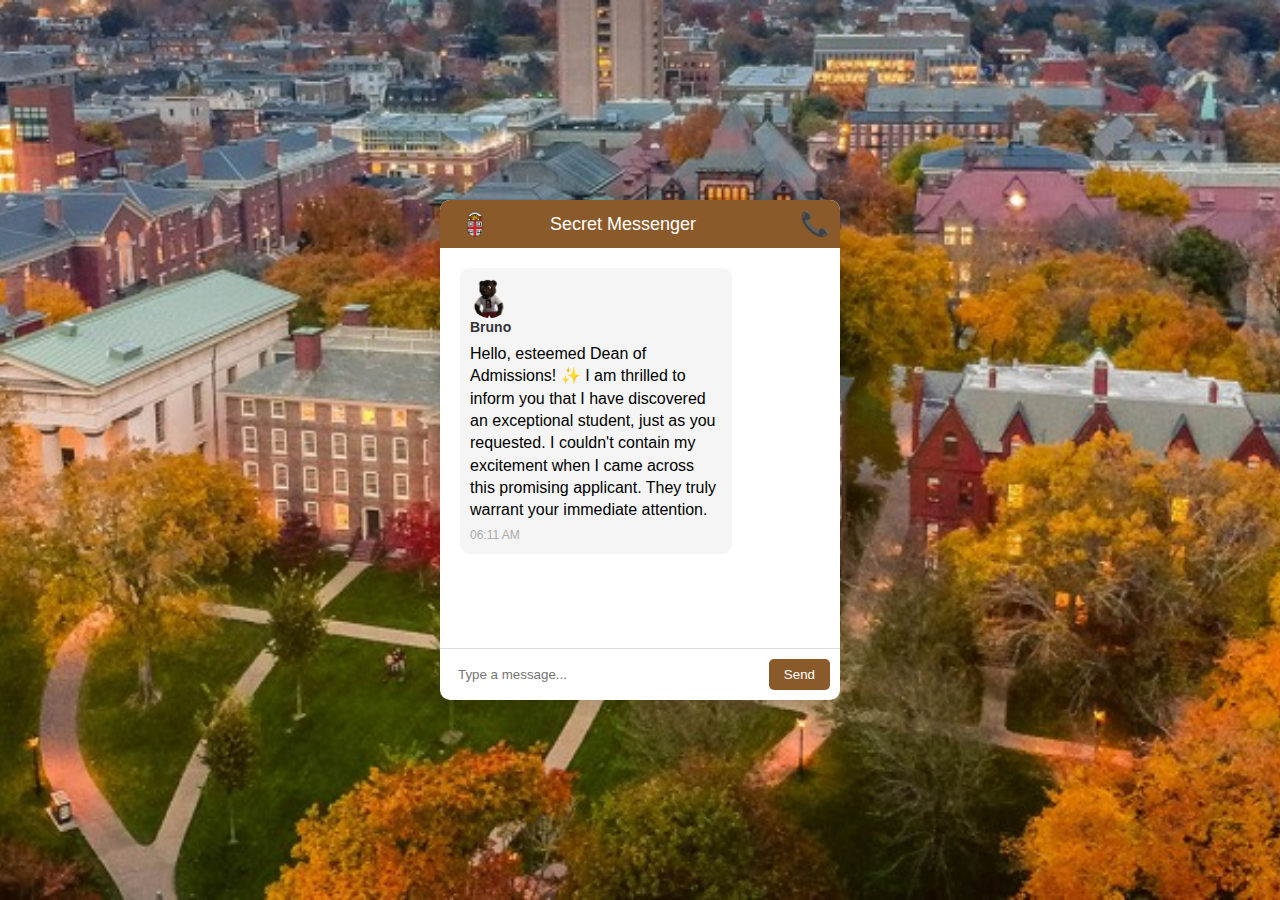
<file: chat.html>
<!DOCTYPE html>
<html lang="en">

<head>
    <meta charset="UTF-8">
    <meta name="viewport" content="width=device-width, initial-scale=1.0">
    <link rel="stylesheet" href="styles.css">
    <title>Secret Messenger</title>
</head>

<body>
    <div class="messenger">
        <div class="conversation-box">
            <div class="title-bar">
                <img src="Brown-University-Logo.png" alt="Secret Messenger Logo" class="logo">
                <span class="audio-icon">📞</span>
                Secret Messenger 
            </div>
            <div class="conversation" id="conversation"></div>
            <div class="message-input">
                <input type="text" placeholder="Type a message...">
                <button onclick="sendMessage()">Send</button>
            </div>
        </div>
        <div class="sidebar">
            <div class="sidebar-options">
                <div class="sidebar-option">
                    <div class="sidebar-icon phone-icon"></div>
                    <div class="sidebar-label">Phone</div>
                </div>
            </div>
        </div>
    </div>
    <script src="script.js"></script>
</body>

</html>
</file>
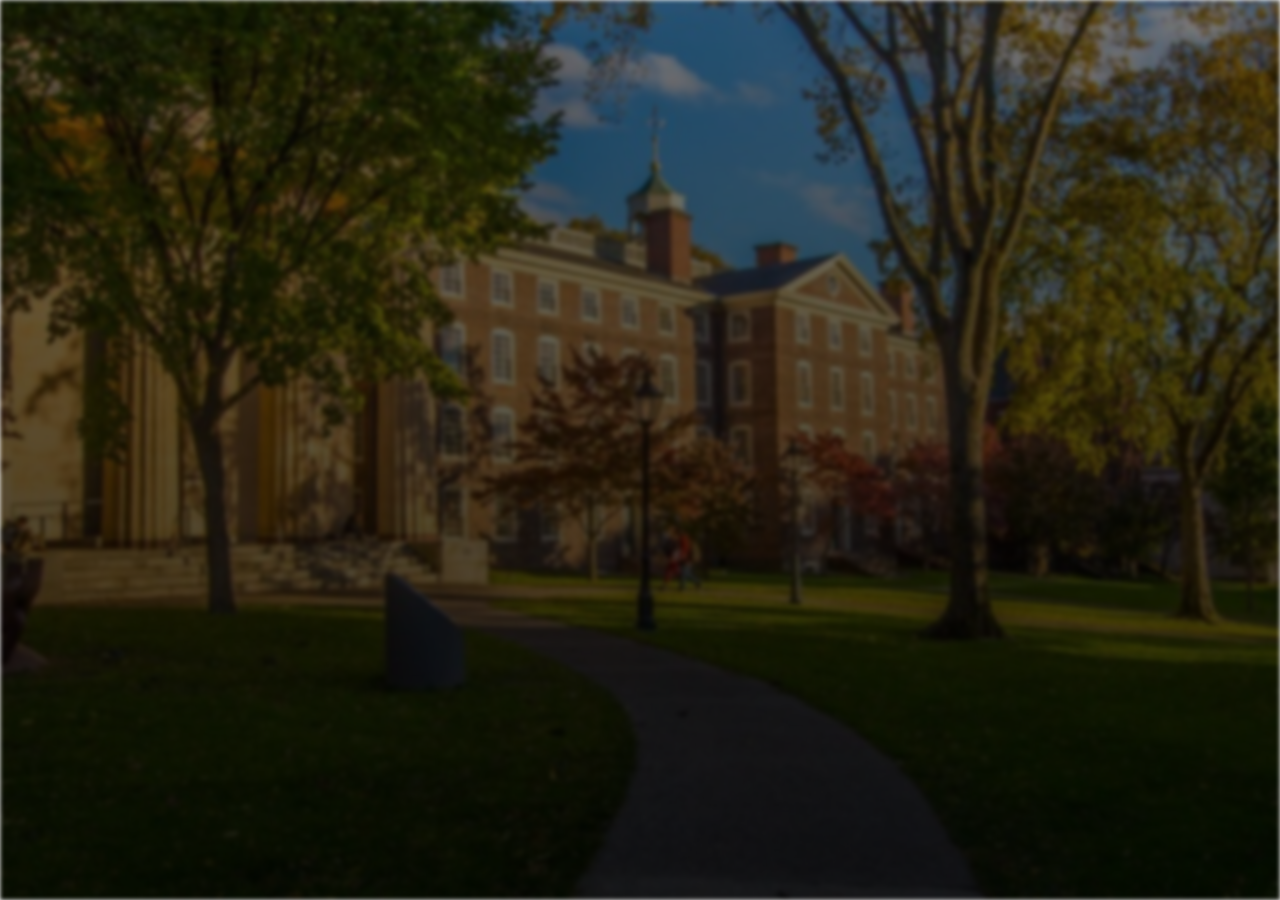
<file: ending.html>
<!DOCTYPE html>
<html lang="en">
<head>
  <meta charset="UTF-8">
  <meta name="viewport" content="width=device-width, initial-scale=1.0">
  <link rel="stylesheet" href="ending.css">
  <link rel="stylesheet" href="https://fonts.googleapis.com/css2?family=Montserrat:wght@400;700&display=swap">
  <title>Ending</title>
</head>
<body>
  <div class="background"></div>
  <div class="content">
    <p class="text" id="loveForBruno">
      My love for Brown is like diving into a rabbit hole of research: You start with one question and emerge hours later with a mind full of unexpected connections and fascinating theories.
    </p>
    <p class="text" id="invitationText">
      As I reflect on the path behind me, I see resilience and growth. I've come so far, and I'm determined to cross this line. 
    </p>
    <p class="text" id="brunoText" style="display:none;">
      Brown, will you be my home for the next four years?
    </p>
    
    <p class="text" id="codedBy" style="display:none;">
      Crafted and Coded with love by Sanil Dulal <br>(not of the parallel universe)
    </p>
    
  </div>
  <script src="ending.js"></script>
</body>
</html>
</file>
<file: styles.css>
body {
    margin: 0;
    font-family: 'Arial', sans-serif;
    overflow: hidden;
}

.messenger {
    background-image: url('chat\ brown.jpg');
    background-size: cover;
    background-position: center;
    height: 100vh;
    display: flex;
    justify-content: center;
    align-items: center;
    padding: 50px 20px;
    box-sizing: border-box;
}

.conversation-box {
    height: 500px; 
    max-width: 400px;
    width: 100%;
    display: flex;
    flex-direction: column;
    background-color: #fff;
    border-radius: 10px;
    box-shadow: 0 0 20px rgba(0, 0, 0, 0.2);
    position: fixed; 
    top: 50%; 
    transform: translateY(-50%); 
}

.title-bar {
    background-color: #8B5A2B;



    color: #fff;
    padding: 10px;
    font-size: 18px;
    text-align: center;
    border-top-left-radius: 10px;
    border-top-right-radius: 10px;
    position: relative; 
}

.title-bar .audio-icon,
.title-bar .video-icon {
    font-size: 24px;
    color: #fff;
    cursor: pointer;
    position: absolute;
    right: 10px; 
    top: 50%;
    transform: translateY(-50%);
}

.avatar {
    width: 40px;
    height: 40px;
    border-radius: 50%;
    background-size: cover;
    margin-right: 10px; 
}

.avatar-container {
    display: flex;
    align-items: flex-start; 
    margin-bottom: 5px; 
}

#bruno-avatar {
    background-image: url('mascot\ brown.png');
}

#dean-avatar {
    background-image: url('brown\ dean.jpg');
}

.conversation {
    flex: 1;
    padding: 20px;
    display: flex;
    flex-direction: column; 
    align-items: flex-start; 
    overflow-y: auto; 
}

.message {
    margin-bottom: 15px;
    padding: 10px;
    border-radius: 10px;
    font-size: 16px;
    line-height: 1.4;
    background-color: #F5F5F5;
    position: relative;
    max-width: 70%; 
}

.avatar.sent {
    margin-right: auto; 
    margin-left: 0; 
}

.avatar.received {
    margin-right: auto;
    margin-left: 0; 
}




.message-input {
    padding: 10px;
    border-top: 1px solid #ddd;
    display: flex;
    align-items: center;
}

.message-input input {
    flex: 1;
    padding: 8px;
    margin-right: 10px;
    border: none;
    border-radius: 5px;
}

.message-input button {
    background-color: #8B5A2B;


    color: #fff;
    padding: 8px 15px;
    border: none;
    border-radius: 5px;
    cursor: pointer;
}

.sidebar-options {
    display: flex;
    flex-direction: column;
    align-items: center;
}

.sidebar-option {
    margin: 10px 0;
    display: flex;
    flex-direction: column;
    align-items: center;
    cursor: pointer;
}


.phone-icon::before {
    content: '\1F4DE'; 
}

.video-icon::before {
    content: '\1F4F9'; 
}


.typing-indicator {
    align-self: flex-start;
    color: #aaa;
    font-style: italic;
    margin-bottom: 10px;
}

.logo {
    width: 50px; 
    height: auto; 
    margin-right: 50px; 
}

.title-bar {
    display: flex;
    align-items: center;
}

.message-timestamp {
    font-size: 12px;
    color: #aaa;
    margin-top: 5px;
}

.message-name {
    font-weight: bold;
    font-size: 14px;
    color: #333;
    margin-bottom: 5px;
}
</file>
<file: ending.css>
body, html {
  margin: 0;
  padding: 0;
  height: 100%;
  font-family: 'Quicksand', sans-serif; 
  overflow: hidden; 
}

.background {
  background: linear-gradient(rgba(0, 0, 0, 0.5), rgba(0, 0, 0, 0.8)), url('endinng\ brown.jpg') center/cover no-repeat;
  height: 100vh;
  filter: blur(2px); 
  backdrop-filter: blur(2px); 
  transition: background 0.5s ease-in-out; 
}

.content {
  position: absolute;
  top: 50%;
  left: 50%;
  transform: translate(-50%, -50%);
  text-align: center;
  color: white;
  opacity: 1; 
  transition: transform 0.5s ease-in-out; 
}

.text {
  font-size: 25px; 
  line-height: 1.5;
  opacity: 0; 
  transition: opacity 0.5s ease-in-out, transform 0.5s ease-in-out; 
  text-shadow: 2px 2px 4px rgba(0, 0, 0, 0.8); 
}

#loveForBruno,
#invitationText,
#brunoText,
#codedBy {
  opacity: 0; 
  font-size: 28px; 
}

#loveForBruno {
  font-size: 24px; 
  color: #ffffff; 
}

#codedBy {
  display: none;
}

#loveForBruno,
#invitationText,
#brunoText,
#codedBy {
  margin-top: 30px; 
}

#invitationText,
#brunoText,
#codedBy {
  display: none; 
}

/* Animation effect */
.text:hover {
  transform: scale(1.05); 
}
</file>
